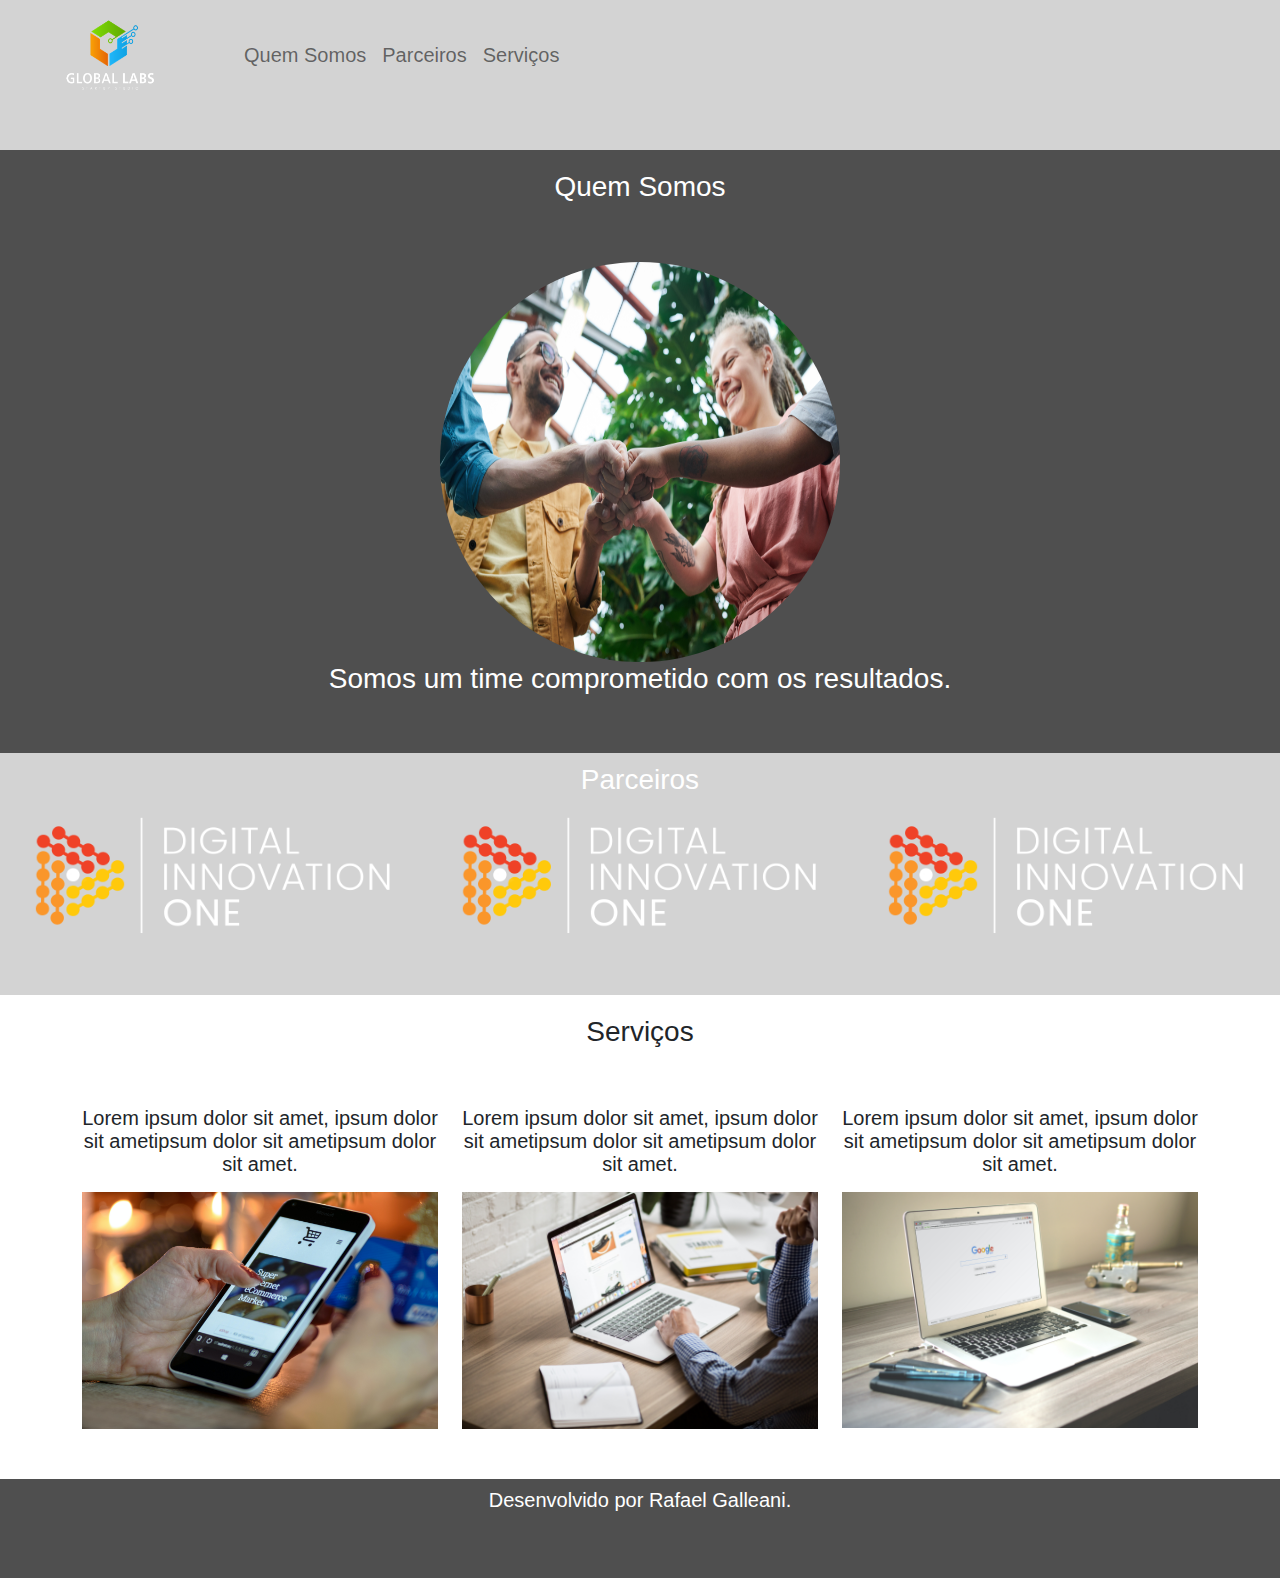
<file: Bootcamp_HTML_Web_Developer/Curso_Bootstrap/index.html>
<!DOCTYPE html>
<html lang="PT-BR">
    <head>
        <meta charset="UTF-8">
        <title>Minha Página</title>
        <link rel="stylesheet" type="text/css" href="bootstrap/css/bootstrap.min.css">
        <link rel="stylesheet" type="text/css" href="css/style.css">
    </head>

    <body>
        <nav class="navbar navbar-expand-lg navbar-light margin">
            <a class="navbar-brand" href="#">
                <img src="img/GLStudio.png" width="220" height="80">
            </a>

            <div class="collapse navbar-collapse">
                <ul class="navbar-nav">
                    <li class="nav-item">
                        <a class="nav-link" href="#quemsomos">Quem Somos</a>
                    </li>
                    <li class="nav-item">
                        <a class="nav-link" href="#parceiros">Parceiros</a>
                    </li>
                    <li class="nav-item">
                        <a class="nav-link" href="#servicos">Serviços</a>
                    </li>                    
                </ul>
            </div>
        </nav>

        <section id="quemsomos">
            <div class="container-fluid quem-somos text-center margin">
                <h3 class="margin">Quem Somos</h3>
                <img src="img/time.jpg" class="rounded-circle" width="400" height="400">
                <h3>Somos um time comprometido com os resultados.</h3>
            </div>
        </section>

        <selection class="margin" id="parceiros">
            <div class="container-fluid text-center margin parceiros">
                <h3>Parceiros</h3>
                <div class="row">
                    <div class="col-lg-4">
                        <img src="img/logo-sm-white.png" width="100%">
                    </div>
                    <div class="col-lg-4">
                        <img src="img/logo-sm-white.png" width="100%">
                    </div>
                    <div class="col-lg-4">
                        <img src="img/logo-sm-white.png" width="100%">
                    </div>
                </div>
            </div>
        </selection>

        <section id="servicos">
            <div class="container-fluid text-center margin servicos">
                <h3 class="margin">Serviços</h3>
                <div class="container">
                    <div class="row">
                        <div class="col-lg-4">
                            <p>Lorem ipsum dolor sit amet, ipsum dolor sit ametipsum dolor sit ametipsum dolor sit amet.</p>
                            <img src="img/app.jpg" width="100%">
                        </div>
                        <div class="col-lg-4">
                            <p>Lorem ipsum dolor sit amet, ipsum dolor sit ametipsum dolor sit ametipsum dolor sit amet.</p>
                            <img src="img/site.jpg" width="100%">
                        </div>
                        <div class="col-lg-4">
                            <p>Lorem ipsum dolor sit amet, ipsum dolor sit ametipsum dolor sit ametipsum dolor sit amet.</p>
                            <img src="img/site2.jpg" width="100%">
                        </div>
                    </div>
                </div>
            </div>
        </section>
        <footer class="container-fluid text-center bg-footer margin">
            <p>Desenvolvido por Rafael Galleani.</p>
        </footer>
    </body>
</html>
</file>
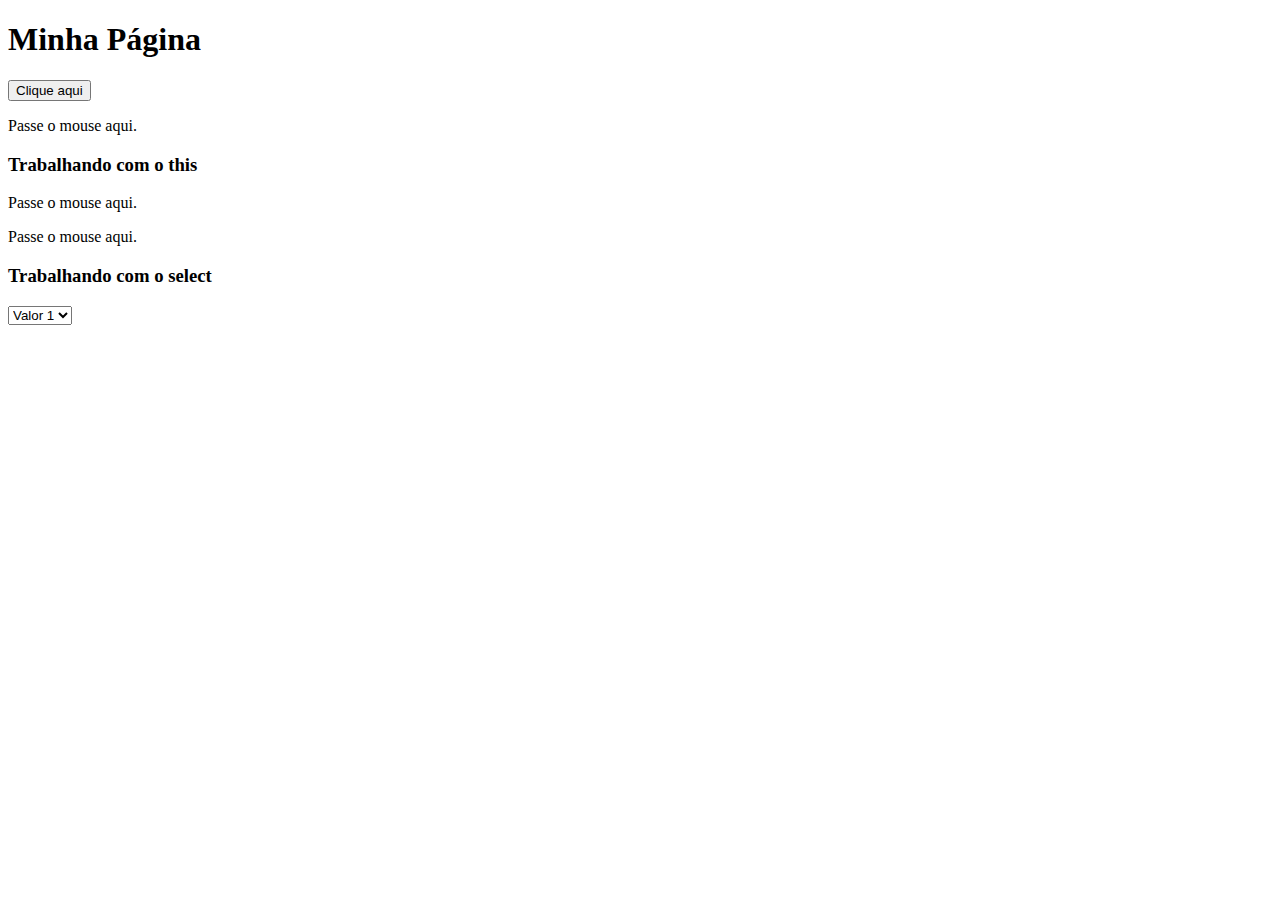
<file: Bootcamp_HTML_Web_Developer/Intro_JavaScript/index.html>
<!DOCTYPE html>
<html lang="pt-br">
    <head>
        <title>Minha Página</title>
        <meta charset="utf-8">
        <script type="text/javascript" src="js/main.js"></script>
    </head>
    <body onload="load()">
        <h1>Minha Página</h1>

        <button type="button" onclick="clicou()">Clique aqui</button>

        <p id="agradecimento" onclick="redirecionar()"></p>

        <p id="mousemove" onmouseover="trocar()" onmouseout="voltar()">Passe o mouse aqui.</p>

        <h3>Trabalhando com o this</h3>
        <p id="mousemove" onmouseover="trocar(this)" onmouseout="voltar(this)">Passe o mouse aqui.</p>
        <p id="mousemove2" onmouseover="trocar(this)" onmouseout="voltar(this)">Passe o mouse aqui.</p>

        <h3>Trabalhando com o select</h3>
        <select onchange="funcaoChange(this)">
            <option value="1">Valor 1</option>
            <option value="2">Valor 2</option>
            <option value="3">Valor 3</option>
        </select>
        
    </body>
</html>
</file>
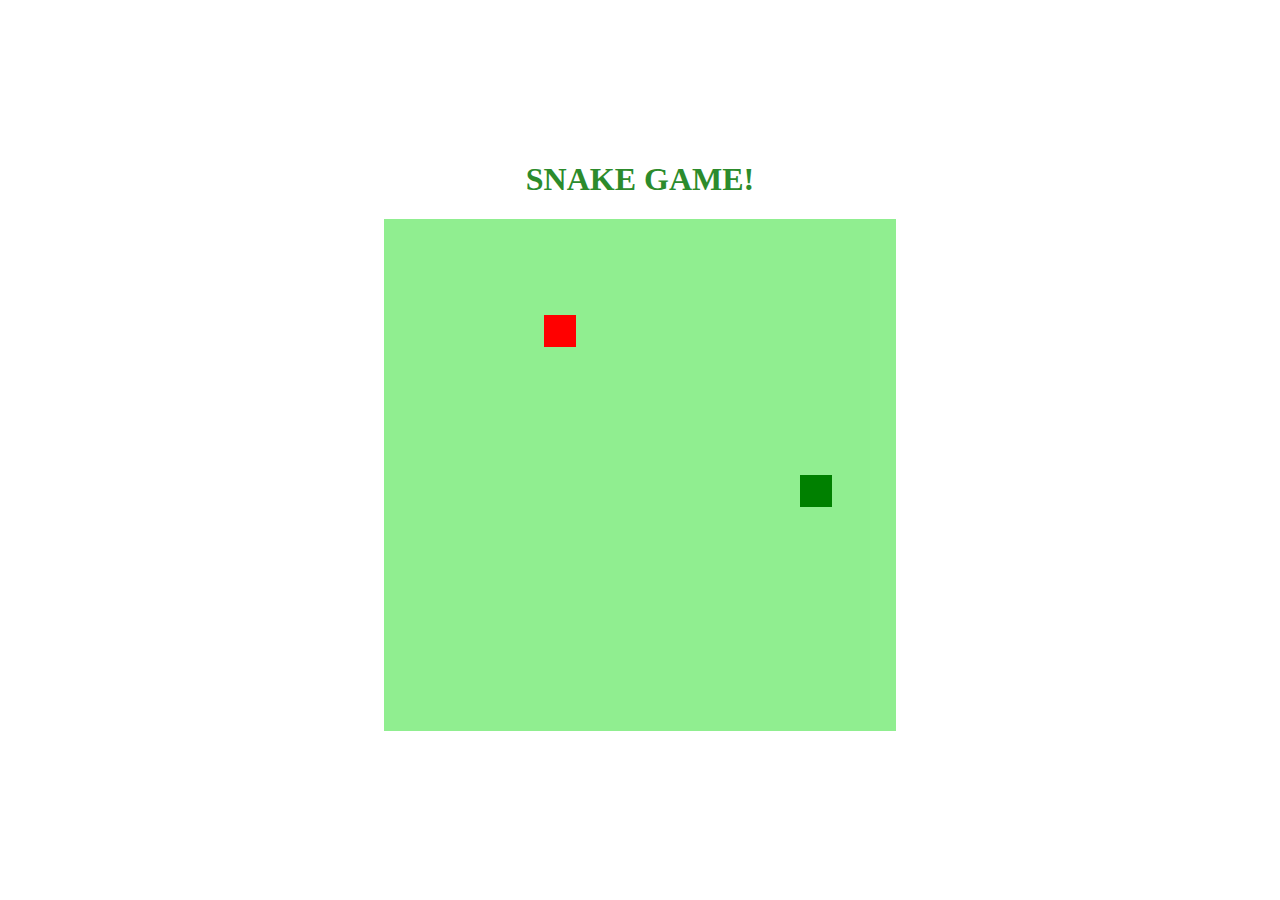
<file: Bootcamp_HTML_Web_Developer/Jogo_Cobrinha/index.html>
<!DOCTYPE html>
<html lang="en">
<head>
    <meta charset="UTF-8">
    <meta http-equiv="X-UA-Compatible" content="IE=edge">
    <meta name="viewport" content="width=device-width, initial-scale=1.0">
    <link rel="stylesheet" href="style.css">
    <script defer src="script.js"></script>
    <title>Snake Game</title>
</head>
<body>
    <h1>SNAKE GAME!</h1>
    <canvas id="snake" width="512" height="512"></canvas>
</body>
</html>
</file>
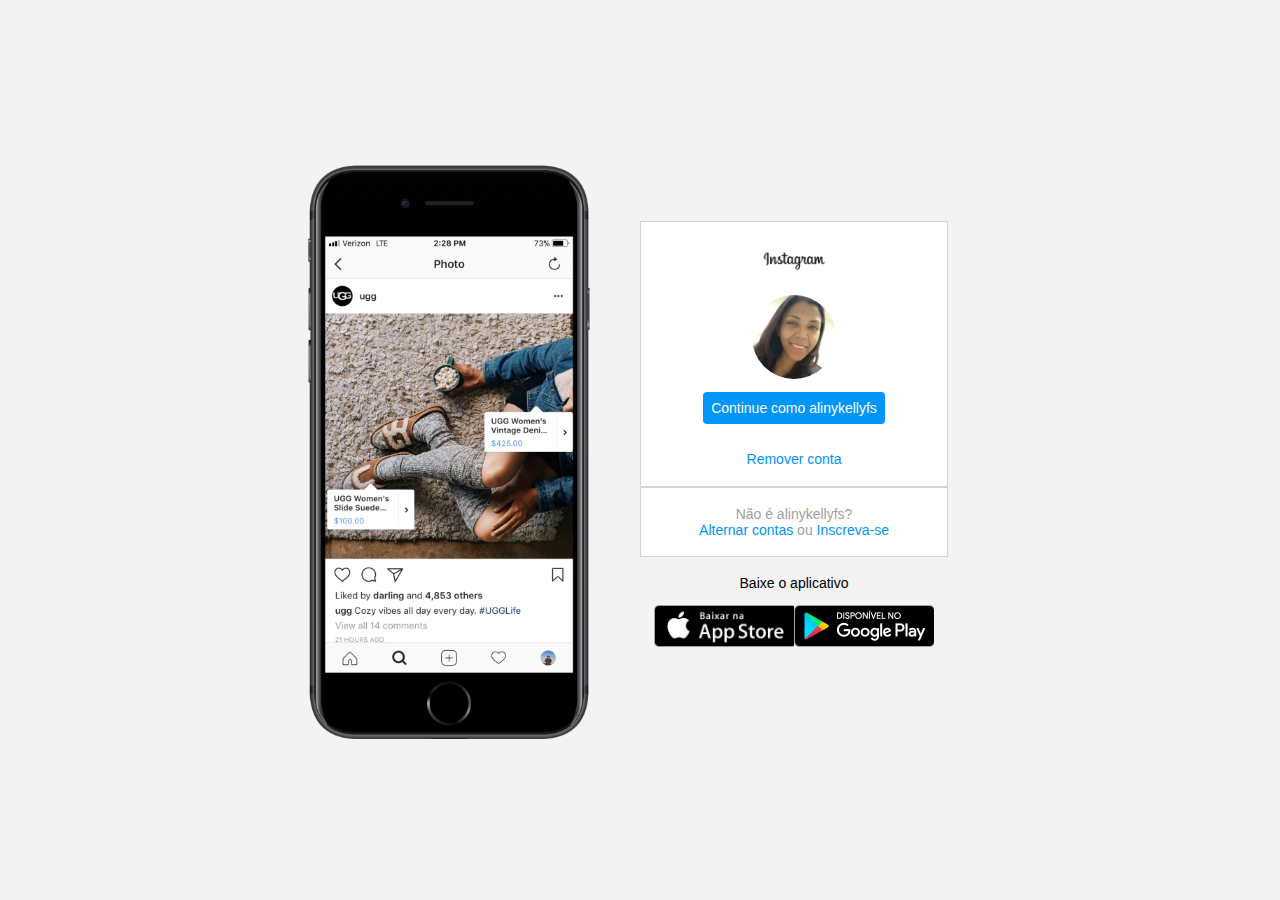
<file: Bootcamp_HTML_Web_Developer/Recriando_Instagram/index.html>
<!DOCTYPE html>
<html>
    <head>
        <meta charset="UTF-8">
        <meta name="viewport" content="width=device-width, initial-scale=1.0">
        <link rel="stylesheet" href="style.css">
        <title>Instagram</title>
    </head>
    <body>
        <div class="instagram-wrapper">
            <div class="instagram-phone">
                <img src="img/celular.png" alt="celular">
            </div>

            <div class="instagram-continue">
                <div class="group">
                    <img src="img/Instagram-Logo.png" class="instagram-logo" alt="logo">
                    
                    <div class="profile-photo">
                        <img src="img/photo-instagram.png" alt="foto do perfil">
                    </div>
                    <a href="#" class="instagram-login">Continue como alinykellyfs</a>
                    <a href="#" class="instagram-logout">Remover conta</a>
                </div>
                <div class="group">
                    <p class="not-account">Não é alinykellyfs?</p>
                    <p class="not-account">
                        <span class="link-blue">Alternar contas</span>
                        ou
                        <span class="link-blue">Inscreva-se</span>
                    </p>
                </div> 
                <class class="get-the-app">
                    <p class="get-app">Baixe o aplicativo</p>
                    <div class="download">
                        <a href="#" class="app-download"></a>
                        <a href="#" class="app-download"></a>
                    </div>
                </class>
            </div>
        </div>
    </body>
</html>
</file>
<file: Bootcamp_HTML_Web_Developer/Curso_Bootstrap/css/style.css>
body{
    font: 20px Arial, sans-serif;
}
.navbar{
    background-color:#D3D3D3;
}

.quem-somos{
    background-color: #4F4F4F;
    color: white;

}

.margin{
    padding-bottom: 50px;
    padding-top: 10px;
}

.parceiros{
    background-color: #D3D3D3;
    color: white;
}

.bg-footer{
    background-color: #4F4F4F;
    color: white;
}
</file>
<file: Bootcamp_HTML_Web_Developer/Jogo_Cobrinha/style.css>
body{
    height: 95vh;
    width: 95;
    display: flex;
    justify-content: center;
    align-items: center;
    flex-direction: column;
    color: rgb(44, 139, 44);
}
</file>
<file: Bootcamp_HTML_Web_Developer/Recriando_Instagram/style.css>
*{
    padding: 0;
    margin: 0;
    box-sizing: border-box;
    text-decoration: none;
    font-family: sans-serif;
    font-size: 14px;
}

body{
    width: 100%;
    min-height: 100vh;
    background-color: rgb(243, 243, 243);
    margin: 0;
    padding: 0;
    display: flex;
    justify-content: center;
}

.instagram-wrapper {
    display: flex;
    align-items: center;
    justify-content: start;
    width: 60%;
    height: 100vh;
}

.instagram-phone {
    display: flex;
    align-items: center;
    justify-content: center;
    width: 50%;
}

.instagram-phone img {
    height: 50rem;
}

.instagram.continue {
    display:  flex;
    align-items: center; /* horizontal */
    justify-content: space-around; /* vertical */
    flex-direction: column;
    width: 50%;
    min-height: 34rem;
}

.group {
    display: flex;
    justify-content: space-between;
    align-items: center;
    flex-direction: column;
    background-color: #ffffff;
    width: 100%;
    padding: 1.3rem 0;
    border: 1px solid lightgray;    
}

.group:nth-child(1) {
    min-height: 19rem;
}

.instagram-logo {
    height: 3rem;
}

.profile-photo {
    display: flex;
    justify-content: center;
    align-items: center;
    border-radius: 50%;
    overflow: hidden;
}

.profile-photo img {
    height: 6rem;
}

.instagram-login {
    background-color: #0095f6;
    color: #ffffff;
    padding: 8px;
    border-radius: 4px;
}

.instagram-logout {
    color: #0095f6;
    margin-top: 1rem;    
}

.not-account {
    color:rgb(160, 160, 160)
}

.link-blue {
    color: #0095f6;
}

.get-the-app {
    display: flex;
    flex-direction: column;
    align-items: center;
    justify-content: center;
    width: 100%;
    padding: 1.3rem 0;
}

.download {
    display: flex;
    width: 100%;
    justify-content: space-evenly;
    align-items: center;
    padding: 1rem;
}

.app-download {
    height: 3rem;
    width: 10rem;
    background-size: cover;
}

.app-download:nth-child(1) {
    background-image: url('./img/apple-button.png');
}

.app-download:nth-child(2) {
    background-image: url('./img/googleplay-button.png');
}

/* Media Queries*/
@media (max-width: 1024px){
    .instagram-wrapper {
        width: 90%;
    }
}

@media (max-width: 650px) {
    body {
        background-color: #ffffff;
    }

    .instagram-wrapper {
        width: 90%;
    }

    .instagram-phone {
        display: none;
    }

    .instagram.continue {
        width: 100%;
    }

    .group {
        border: 1px solid transparent;
    }
}
</file>
